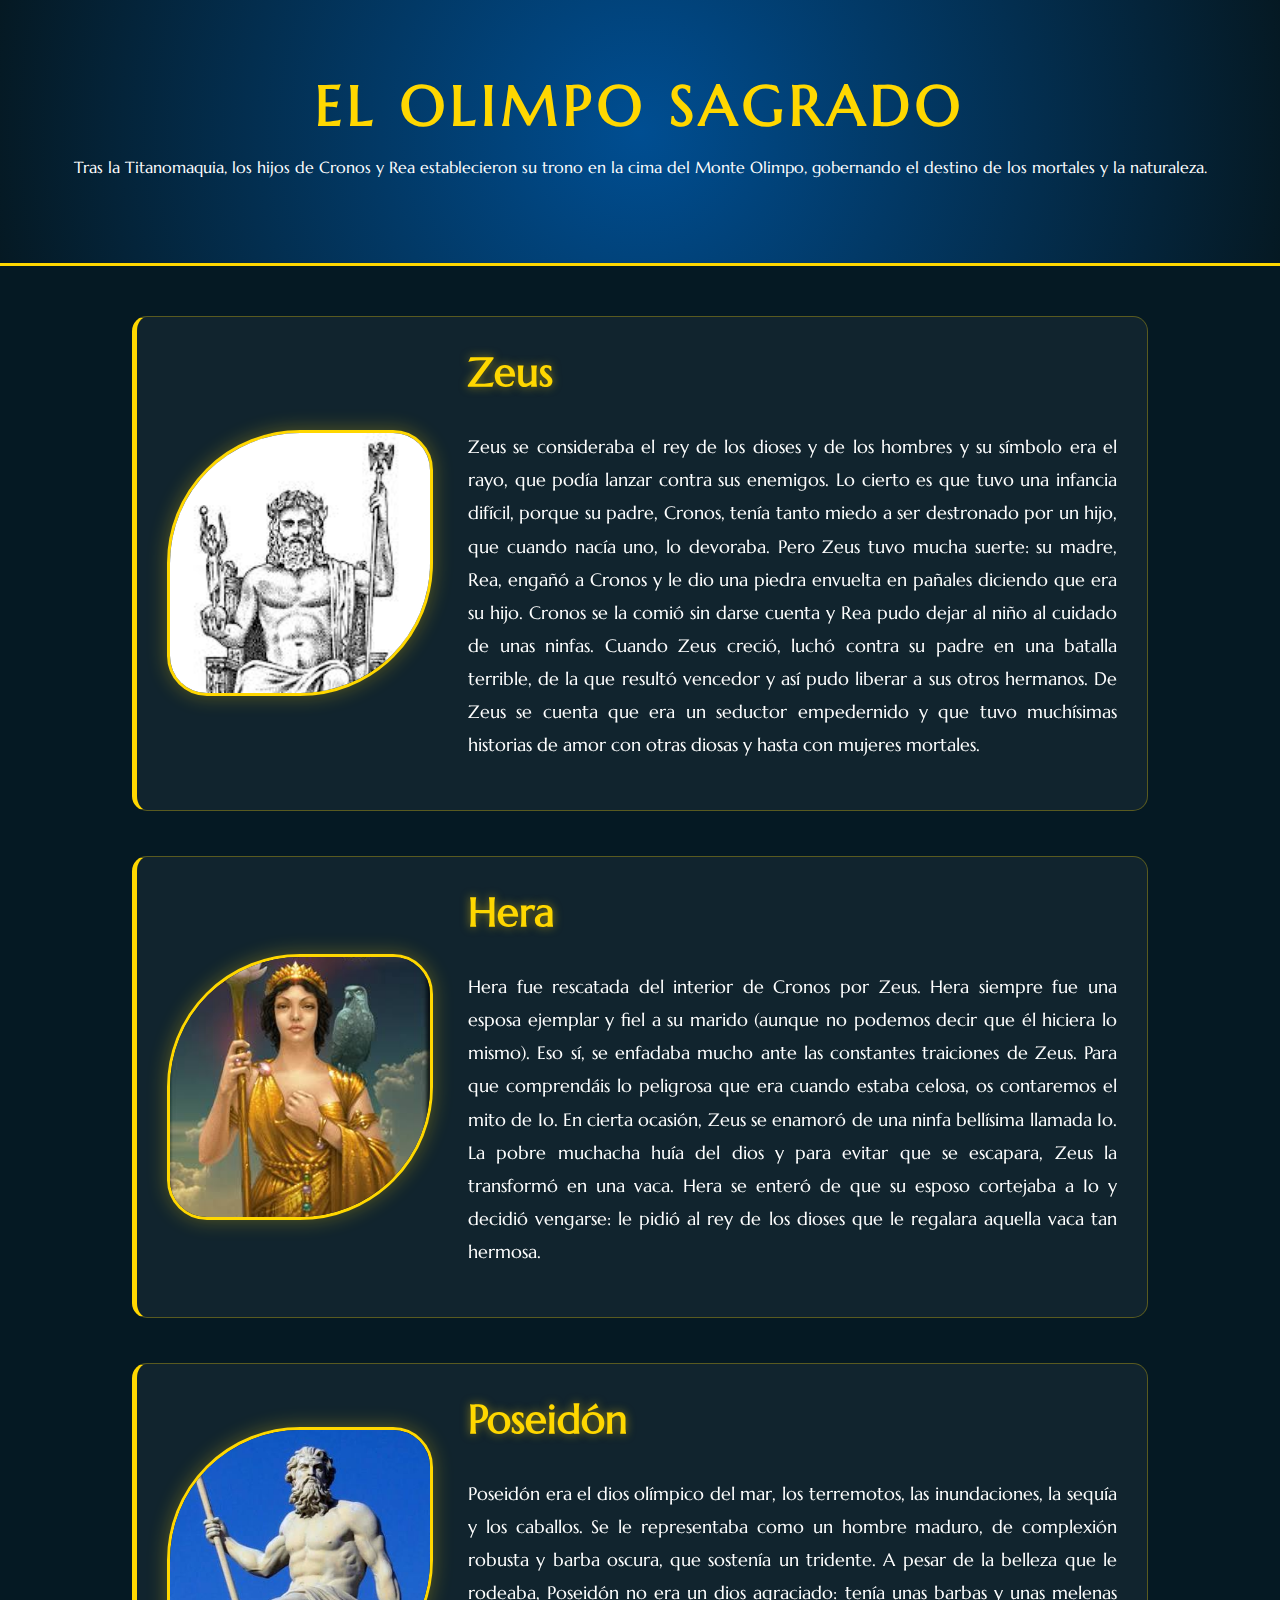
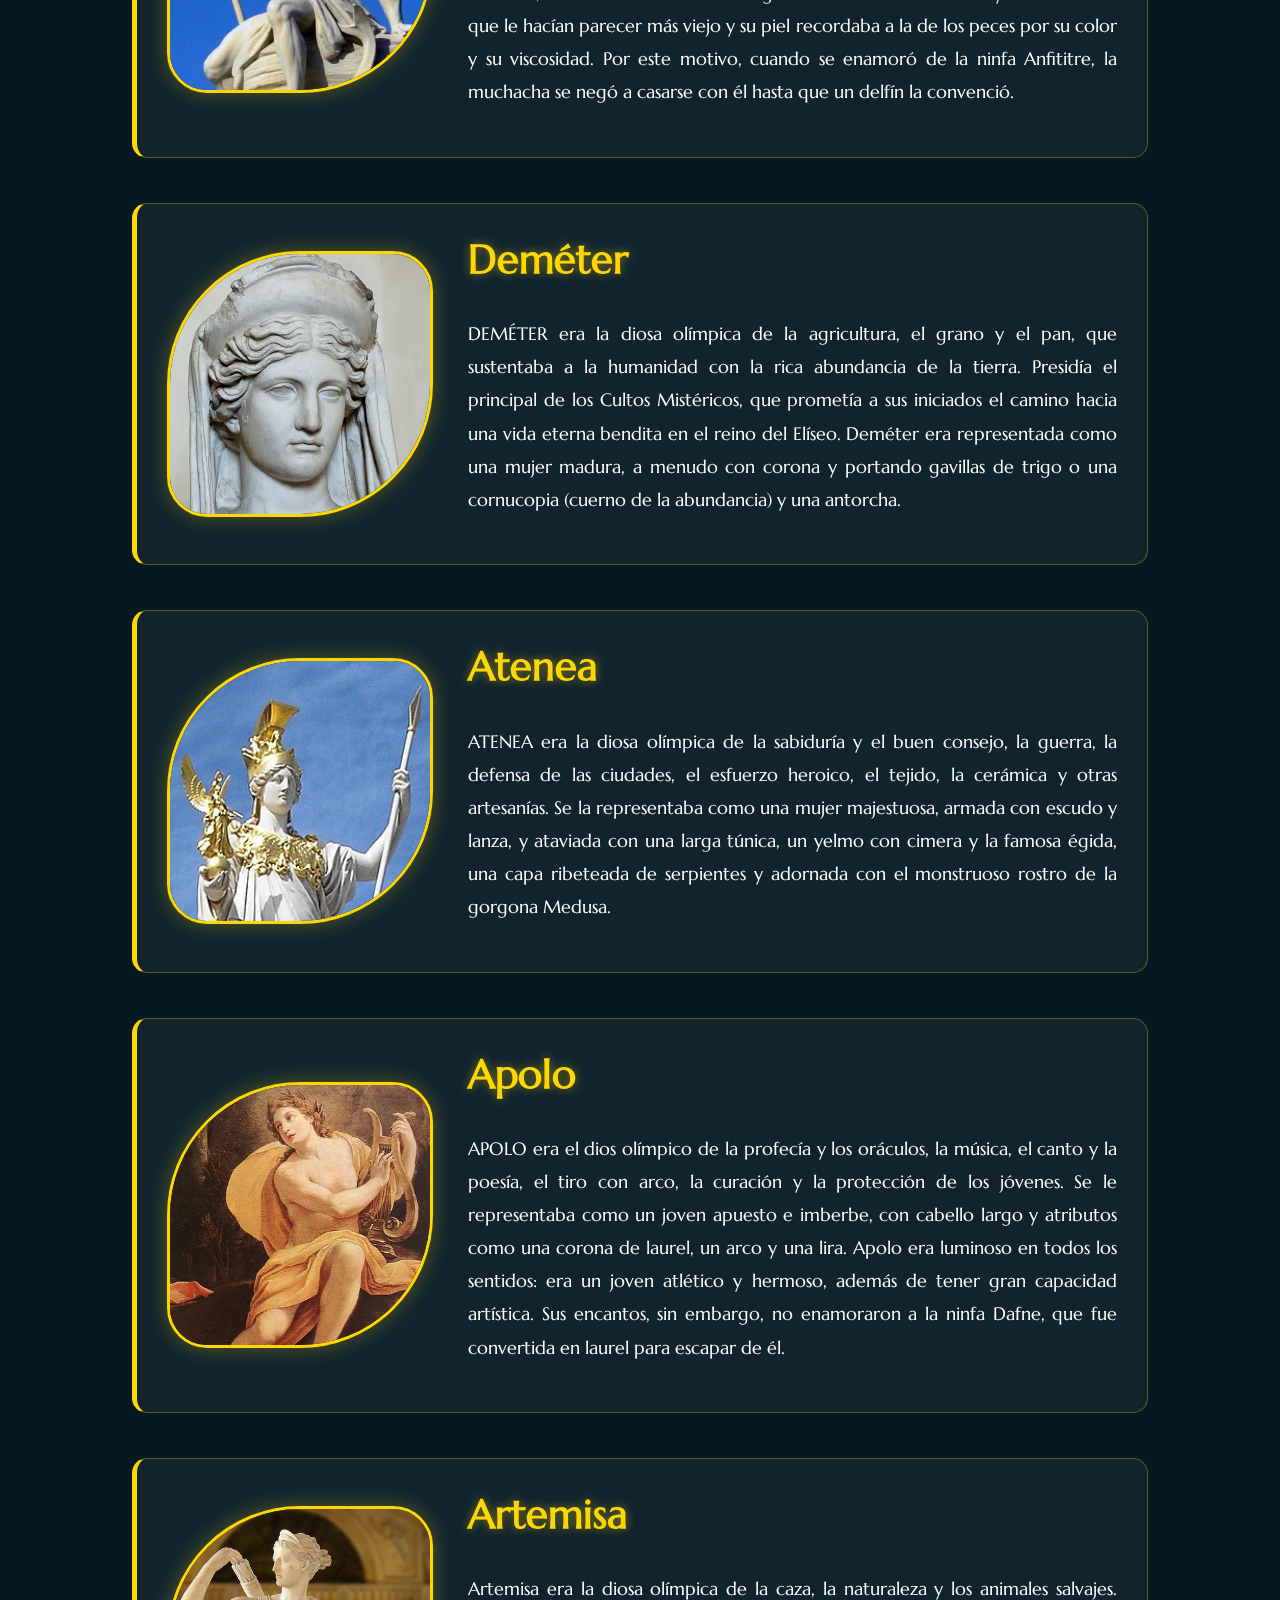
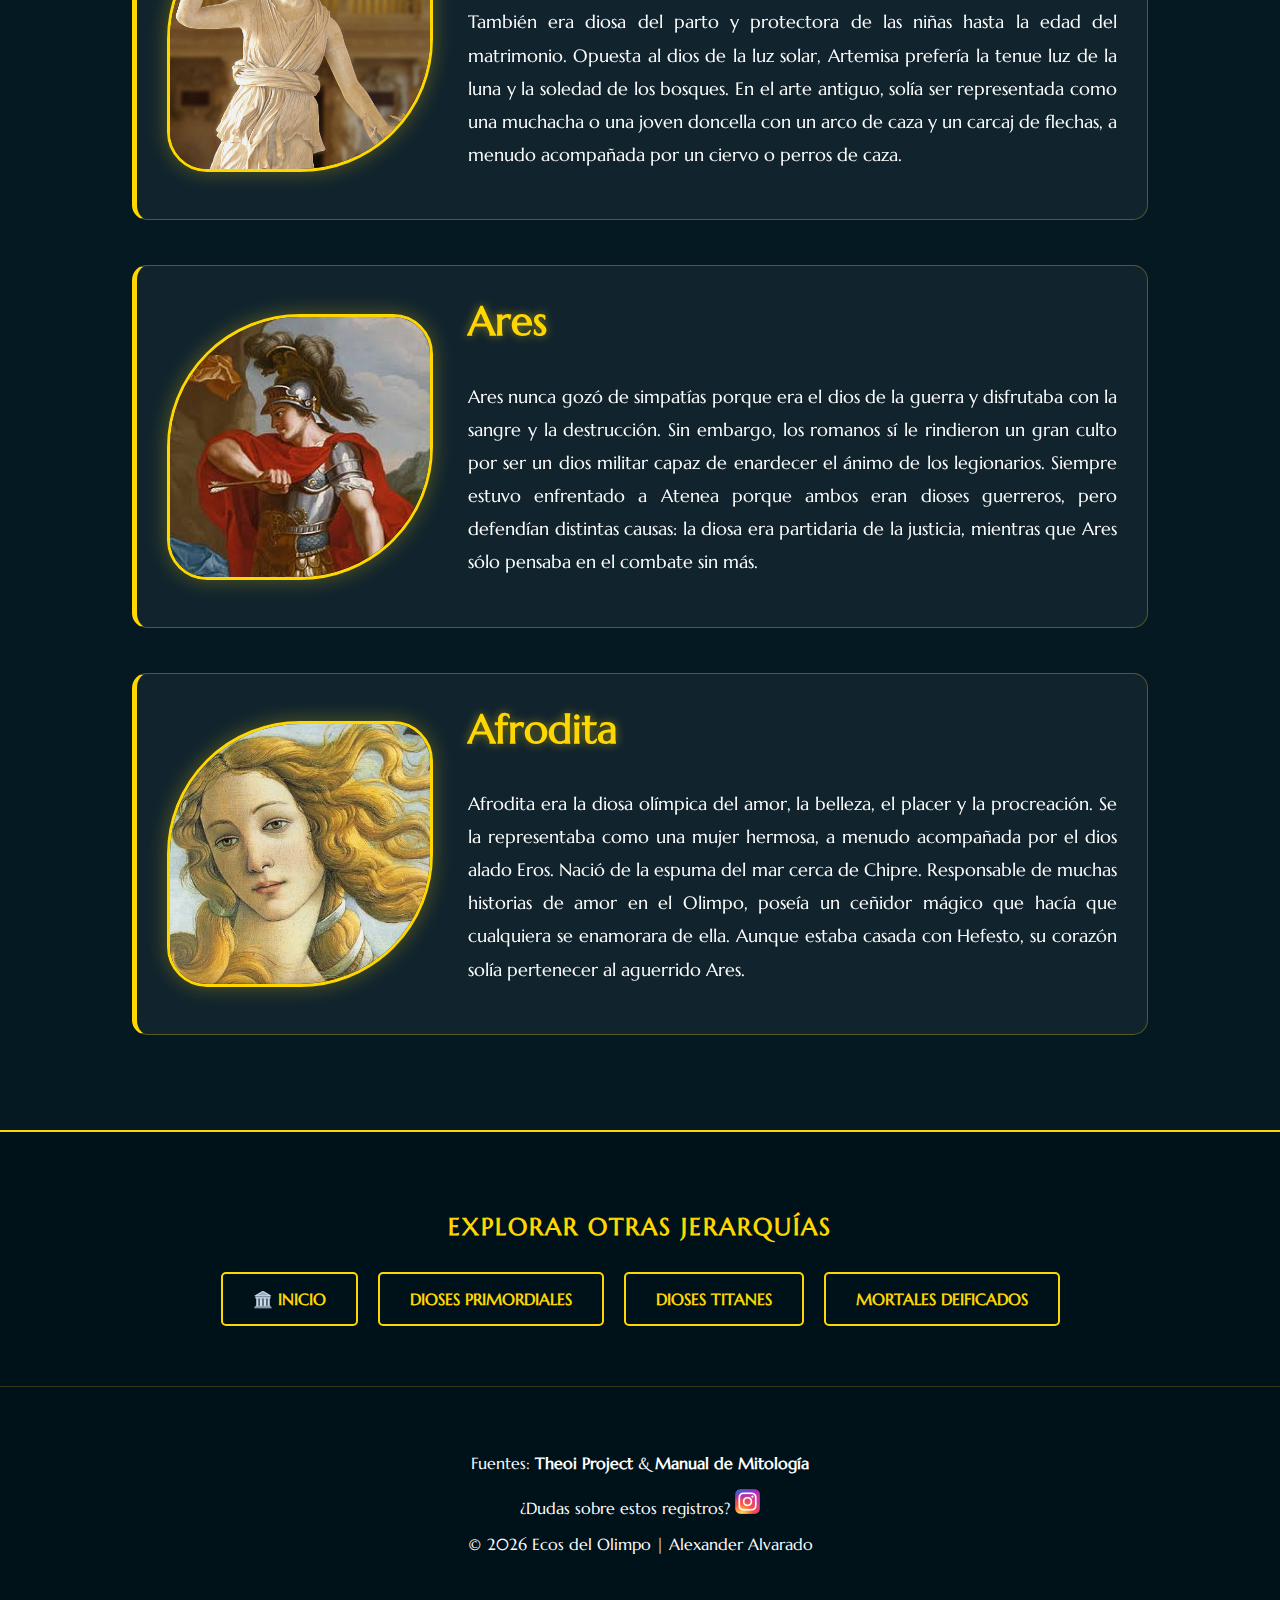
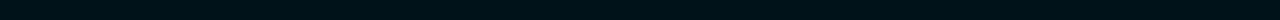
<file: olimpo.html>
<!doctype html>
<html lang="es">
<head>
    <meta charset="UTF-8">
    <title>Los Doce Dioses Olímpicos</title>
    <link rel="stylesheet" href="CSS/style.olimpo.CSS">
</head>
<body>
<main class="container">
    <section id="intro">
        <h1>El Olimpo Sagrado</h1>
        <p class="intro-mitologia">Tras la Titanomaquia, los hijos de Cronos y Rea establecieron su trono en la cima del Monte Olimpo, gobernando el destino de los mortales y la naturaleza.</p>
    </section>

    <section class="container-olimpicos">
        <div class="tarjetas olimpico-zeus">
            <img src="img/zeus.jpg" alt="Zeus">
            <div class="contenido-texto">
                <h2>Zeus</h2>
                <p>Zeus se consideraba el rey de los dioses y de los hombres y su símbolo era el rayo, que podía lanzar contra sus enemigos. Lo cierto es que tuvo una infancia difícil, porque su padre, Cronos, tenía tanto miedo a ser destronado por un hijo, que cuando nacía uno, lo devoraba. Pero Zeus tuvo mucha suerte: su madre, Rea, engañó a Cronos y le dio una piedra envuelta en pañales diciendo que era su hijo. Cronos se la comió sin darse cuenta y Rea pudo dejar al niño al cuidado de unas ninfas. Cuando Zeus creció, luchó contra su padre en una batalla terrible, de la que resultó vencedor y así pudo liberar a sus otros hermanos. De Zeus se cuenta que era un seductor empedernido y que tuvo muchísimas historias de amor con otras diosas y hasta con mujeres mortales.</p>
            </div>
        </div>

        <div class="tarjetas">
            <img src="img/hera.jpg" alt="Hera">
            <div class="contenido-texto">
                <h2>Hera</h2>
                <p>Hera fue rescatada del interior de Cronos por Zeus. Hera siempre fue una esposa ejemplar y fiel a su marido (aunque no podemos decir que él hiciera lo mismo). Eso sí, se enfadaba mucho ante las constantes traiciones de Zeus. Para que comprendáis lo peligrosa que era cuando estaba celosa, os contaremos el mito de Io. En cierta ocasión, Zeus se enamoró de una ninfa bellísima llamada Io. La pobre muchacha huía del dios y para evitar que se escapara, Zeus la transformó en una vaca. Hera se enteró de que su esposo cortejaba a Io y decidió vengarse: le pidió al rey de los dioses que le regalara aquella vaca tan hermosa.</p>
            </div>
        </div>

        <div class="tarjetas olimpico-poseidon">
            <img src="img/poseidon.jpg" alt="poseidon">
            <div class="contenido-texto">
                <h2>Poseidón</h2>
                <p>Poseidón era el dios olímpico del mar, los terremotos, las inundaciones, la sequía y los caballos. Se le representaba como un hombre maduro, de complexión robusta y barba oscura, que sostenía un tridente. A pesar de la belleza que le rodeaba, Poseidón no era un dios agraciado: tenía unas barbas y unas melenas que le hacían parecer más viejo y su piel recordaba a la de los peces por su color y su viscosidad. Por este motivo, cuando se enamoró de la ninfa Anfititre, la muchacha se negó a casarse con él hasta que un delfín la convenció.</p>
            </div>
        </div>

        <div class="tarjetas">
            <img src="img/demeter.jpg" alt="demeter">
            <div class="contenido-texto">
                <h2>Deméter</h2>
                <p>DEMÉTER era la diosa olímpica de la agricultura, el grano y el pan, que sustentaba a la humanidad con la rica abundancia de la tierra. Presidía el principal de los Cultos Mistéricos, que prometía a sus iniciados el camino hacia una vida eterna bendita en el reino del Elíseo. Deméter era representada como una mujer madura, a menudo con corona y portando gavillas de trigo o una cornucopia (cuerno de la abundancia) y una antorcha.</p>
            </div>
        </div>

        <div class="tarjetas olimpico-atenea">
            <img src="img/Atenea.jpg" alt="Atenea">
            <div class="contenido-texto">
                <h2>Atenea</h2>
                <p>ATENEA era la diosa olímpica de la sabiduría y el buen consejo, la guerra, la defensa de las ciudades, el esfuerzo heroico, el tejido, la cerámica y otras artesanías. Se la representaba como una mujer majestuosa, armada con escudo y lanza, y ataviada con una larga túnica, un yelmo con cimera y la famosa égida, una capa ribeteada de serpientes y adornada con el monstruoso rostro de la gorgona Medusa.</p>
            </div>
        </div>

        <div class="tarjetas olimpico-apolo">
            <img src="img/Apolo.jpg" alt="Apolo">
            <div class="contenido-texto">
                <h2>Apolo</h2>
                <p>APOLO era el dios olímpico de la profecía y los oráculos, la música, el canto y la poesía, el tiro con arco, la curación y la protección de los jóvenes. Se le representaba como un joven apuesto e imberbe, con cabello largo y atributos como una corona de laurel, un arco y una lira. Apolo era luminoso en todos los sentidos: era un joven atlético y hermoso, además de tener gran capacidad artística. Sus encantos, sin embargo, no enamoraron a la ninfa Dafne, que fue convertida en laurel para escapar de él.</p>
            </div>
        </div>

        <div class="tarjetas olimpico-artemisa">
            <img src="img/artemisa.jpg" alt="Ártemis">
            <div class="contenido-texto">
                <h2>Artemisa</h2>
                <p>Artemisa era la diosa olímpica de la caza, la naturaleza y los animales salvajes. También era diosa del parto y protectora de las niñas hasta la edad del matrimonio. Opuesta al dios de la luz solar, Artemisa prefería la tenue luz de la luna y la soledad de los bosques. En el arte antiguo, solía ser representada como una muchacha o una joven doncella con un arco de caza y un carcaj de flechas, a menudo acompañada por un ciervo o perros de caza.</p>
            </div>
        </div>

        <div class="tarjetas olimpico-ares">
            <img src="img/ares.jpg" alt="Ares">
            <div class="contenido-texto">
                <h2>Ares</h2>
                <p>Ares nunca gozó de simpatías porque era el dios de la guerra y disfrutaba con la sangre y la destrucción. Sin embargo, los romanos sí le rindieron un gran culto por ser un dios militar capaz de enardecer el ánimo de los legionarios. Siempre estuvo enfrentado a Atenea porque ambos eran dioses guerreros, pero defendían distintas causas: la diosa era partidaria de la justicia, mientras que Ares sólo pensaba en el combate sin más.</p>
            </div>
        </div>

        <div class="tarjetas">
            <img src="img/afrodita.jpg" alt="Afrodita">
            <div class="contenido-texto">
                <h2>Afrodita</h2>
                <p>Afrodita era la diosa olímpica del amor, la belleza, el placer y la procreación. Se la representaba como una mujer hermosa, a menudo acompañada por el dios alado Eros. Nació de la espuma del mar cerca de Chipre. Responsable de muchas historias de amor en el Olimpo, poseía un ceñidor mágico que hacía que cualquiera se enamorara de ella. Aunque estaba casada con Hefesto, su corazón solía pertenecer al aguerrido Ares.</p>
            </div>
        </div>
    </section>

    <nav class="navegacion-divina">
        <h2 class="titulo-nav">Explorar otras Jerarquías</h2>
<div class="contenedor-enlaces">
<a href="index.html#contenido-principal" class="tarjeta-enlace">🏛️ Inicio</a>
    
    <a href="pri.html" class="tarjeta-enlace">Dioses Primordiales</a>
    <a href="titan.html" class="tarjeta-enlace">Dioses Titanes</a>
    <a href="dedifica.html" class="tarjeta-enlace">Mortales Deificados</a>
</div>

    </nav>
</main>

<footer>
    <p class="fuente-compacta">Fuentes: <strong>Theoi Project</strong> & <strong>Manual de Mitología</strong></p>
    
    <div class="contacto-rapido">
        <span>¿Dudas sobre estos registros?</span>
        <a href="https://www.instagram.com/alexandergabriel.29" target="_blank">
            <img src="img/I.png" alt="Facebook" style="width: 25px;">
        </a>
    </div>

    <p>&copy; 2026 Ecos del Olimpo | Alexander Alvarado</p>
</footer>

</body>
</html>
</file>
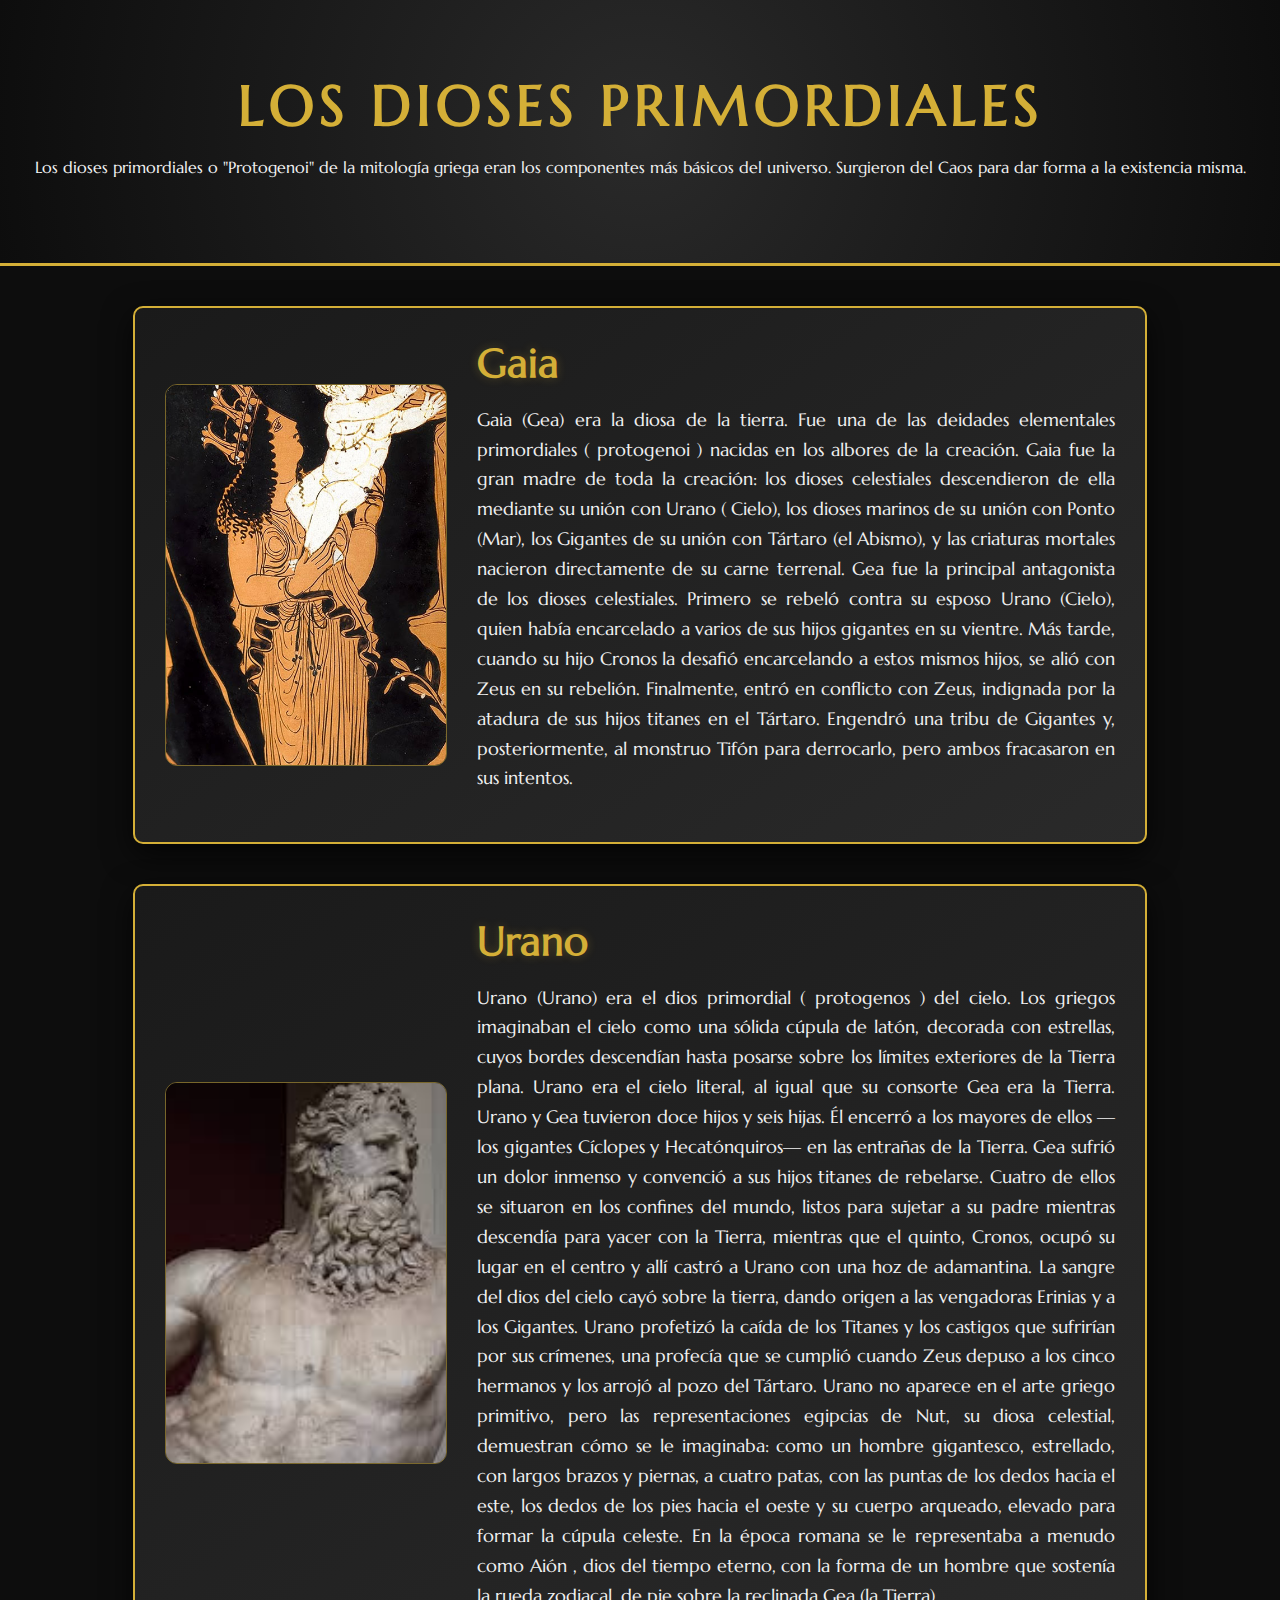
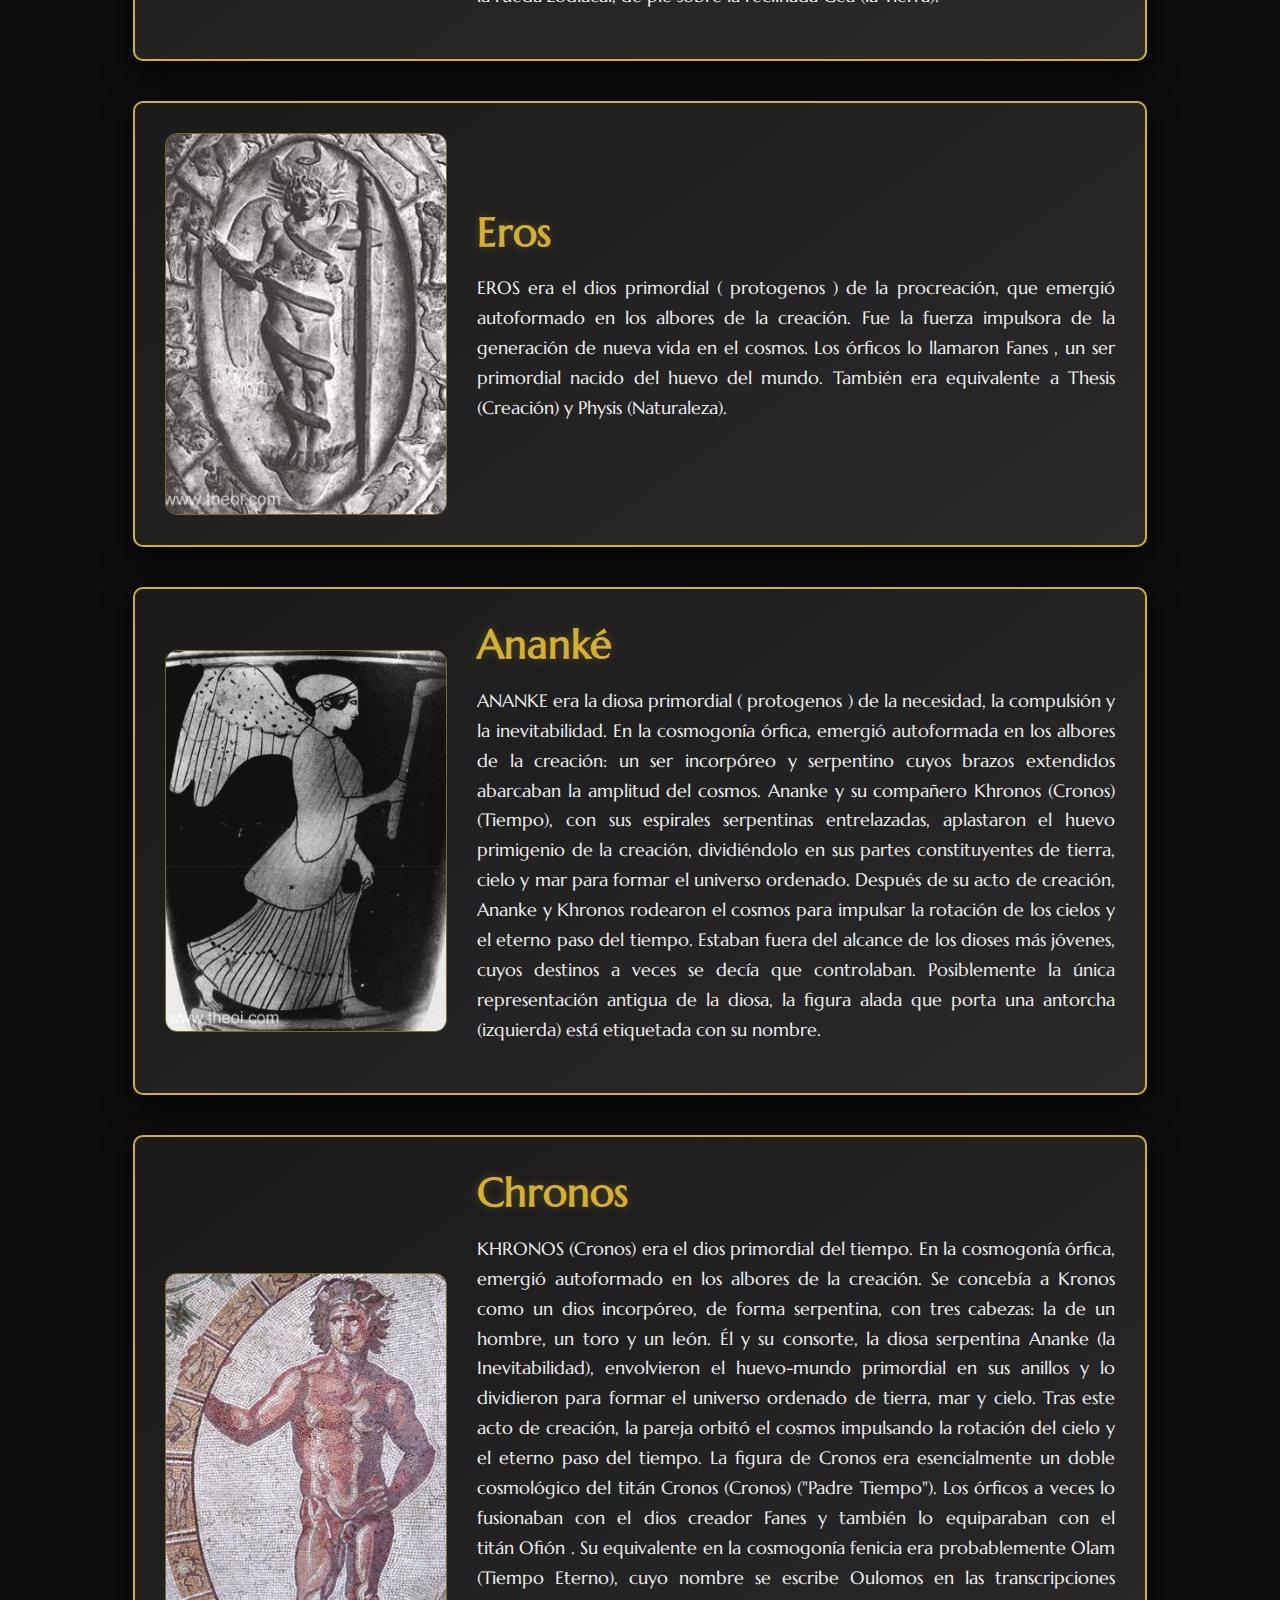
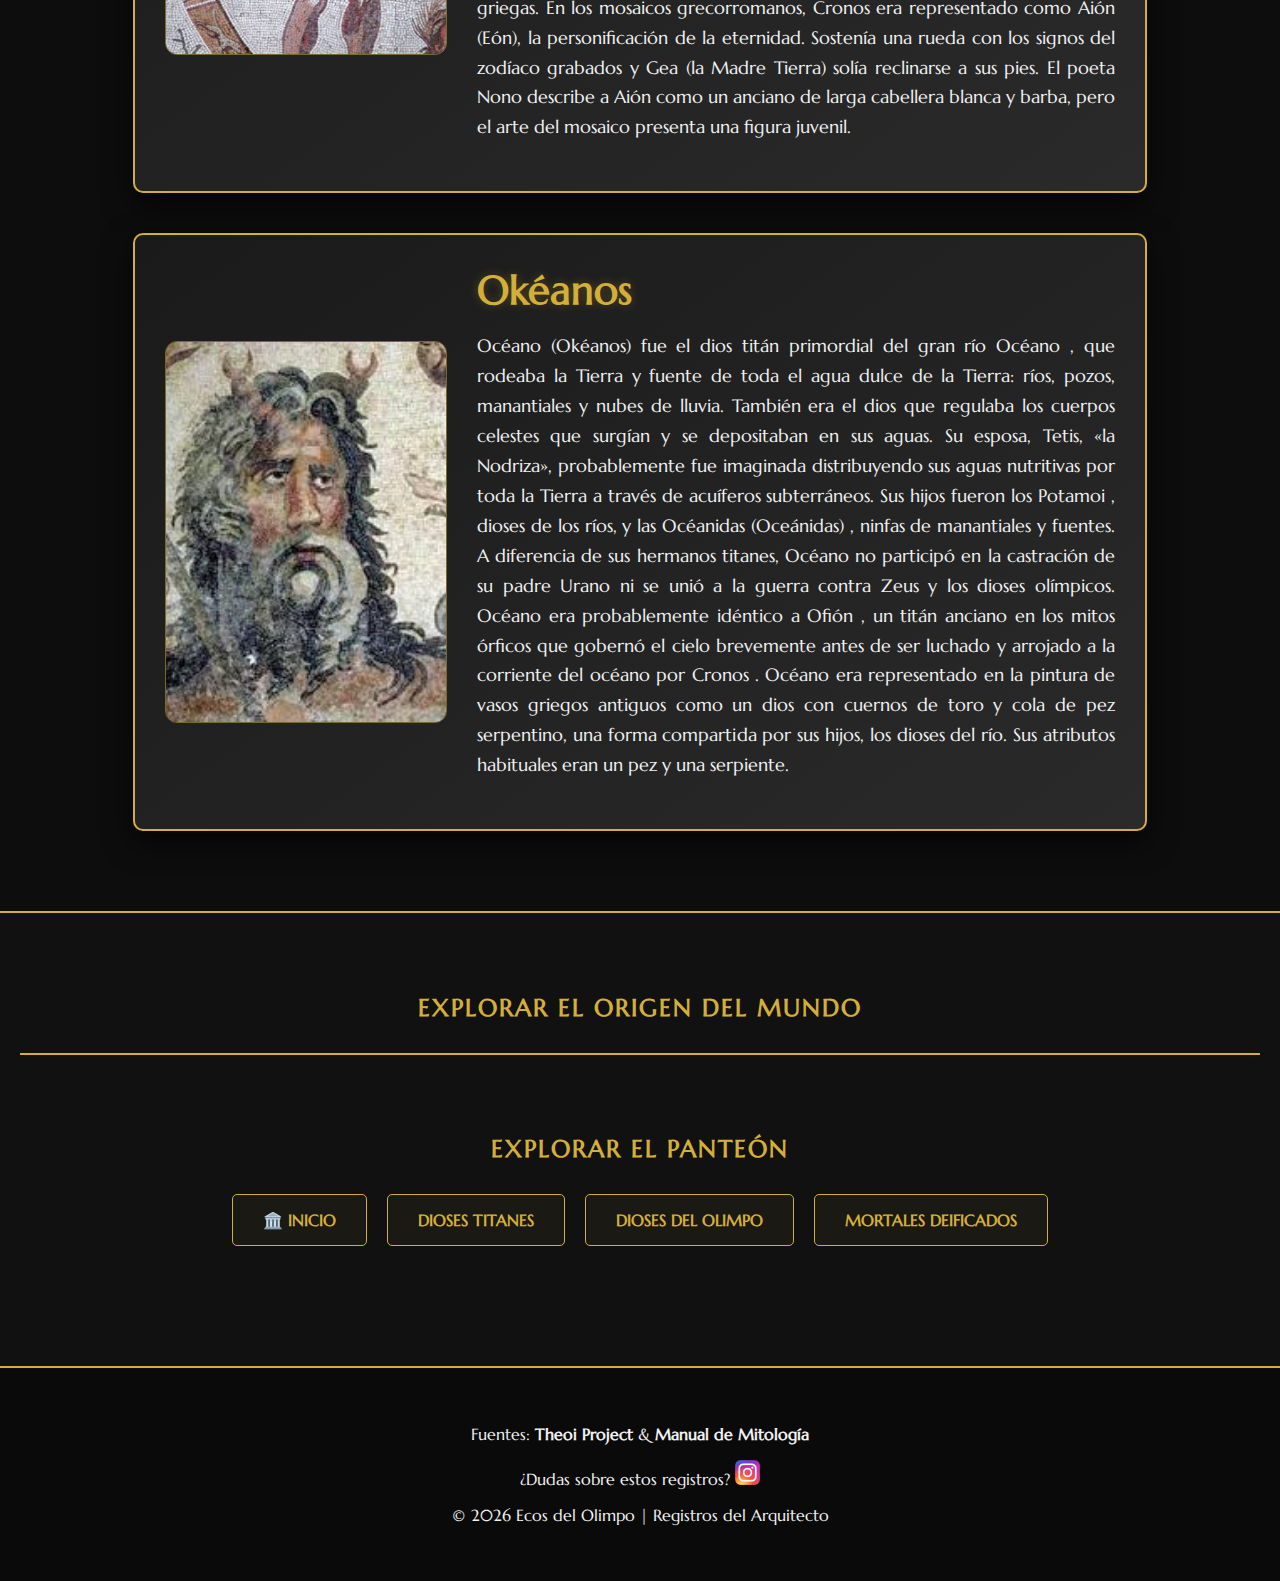
<file: pri.html>
<!doctype html>
<html lang="es">
<head>
    <meta charset="UTF-8">
    <title>Los Dioses Primordiales</title>
    <link rel="stylesheet" href="CSS/style.pri.CSS">
</head>
<body>
<main class="container">
    <section id="intro">
        <h1>Los Dioses Primordiales</h1>
        <p class="intro-mitologia">Los dioses primordiales o "Protogenoi" de la mitología griega eran los componentes 
           más básicos del universo. Surgieron del Caos para dar forma a la existencia misma.</p>
    </section>

    <section class="container-primordiales">
        <div class="tarjetas">
            <img src="img/Gaia.jpg" alt="Gaia">
            <div class="contenido-texto">
                <h2>Gaia</h2>
                <p>Gaia (Gea) era la diosa de la tierra. Fue una de las deidades elementales primordiales ( protogenoi ) nacidas en los albores de la creación. Gaia fue la gran madre de toda la creación: los dioses celestiales descendieron de ella mediante su unión con Urano ( Cielo), los dioses marinos de su unión con Ponto (Mar), los Gigantes de su unión con Tártaro (el Abismo), y las criaturas mortales nacieron directamente de su carne terrenal.

Gea fue la principal antagonista de los dioses celestiales. Primero se rebeló contra su esposo Urano (Cielo), quien había encarcelado a varios de sus hijos gigantes en su vientre. Más tarde, cuando su hijo Cronos la desafió encarcelando a estos mismos hijos, se alió con Zeus en su rebelión. Finalmente, entró en conflicto con Zeus, indignada por la atadura de sus hijos titanes en el Tártaro. Engendró una tribu de Gigantes y, posteriormente, al monstruo Tifón para derrocarlo, pero ambos fracasaron en sus intentos.</p>
            </div>
        </div>     

        <div class="tarjetas">
            <img src="img/uranos.jpg" alt="Urano">
            <div class="contenido-texto">
                <h2>Urano</h2>
                <p>Urano (Urano) era el dios primordial ( protogenos ) del cielo. Los griegos imaginaban el cielo como una sólida cúpula de latón, decorada con estrellas, cuyos bordes descendían hasta posarse sobre los límites exteriores de la Tierra plana. Urano era el cielo literal, al igual que su consorte Gea era la Tierra.

Urano y Gea tuvieron doce hijos y seis hijas. Él encerró a los mayores de ellos —los gigantes Cíclopes y Hecatónquiros— en las entrañas de la Tierra. Gea sufrió un dolor inmenso y convenció a sus hijos titanes de rebelarse. Cuatro de ellos se situaron en los confines del mundo, listos para sujetar a su padre mientras descendía para yacer con la Tierra, mientras que el quinto, Cronos, ocupó su lugar en el centro y allí castró a Urano con una hoz de adamantina. La sangre del dios del cielo cayó sobre la tierra, dando origen a las vengadoras Erinias y a los Gigantes.

Urano profetizó la caída de los Titanes y los castigos que sufrirían por sus crímenes, una profecía que se cumplió cuando Zeus depuso a los cinco hermanos y los arrojó al pozo del Tártaro.


Urano no aparece en el arte griego primitivo, pero las representaciones egipcias de Nut, su diosa celestial, demuestran cómo se le imaginaba: como un hombre gigantesco, estrellado, con largos brazos y piernas, a cuatro patas, con las puntas de los dedos hacia el este, los dedos de los pies hacia el oeste y su cuerpo arqueado, elevado para formar la cúpula celeste. En la época romana se le representaba a menudo como Aión , dios del tiempo eterno, con la forma de un hombre que sostenía la rueda zodiacal, de pie sobre la reclinada Gea (la Tierra).</p>
            </div>
        </div>

        <div class="tarjetas">
            <img src="img/eros.jpg" alt="Eros">
            <div class="contenido-texto">
                <h2>Eros</h2>
                <p>EROS era el dios primordial ( protogenos ) de la procreación, que emergió autoformado en los albores de la creación. Fue la fuerza impulsora de la generación de nueva vida en el cosmos. Los órficos lo llamaron Fanes , un ser primordial nacido del huevo del mundo. También era equivalente a Thesis (Creación) y Physis (Naturaleza).</p>
            </div>
        </div>

        <div class="tarjetas">
            <img src="img/ananke.jpg" alt="Ananké">
            <div class="contenido-texto">
                <h2>Ananké</h2>
                <p>ANANKE era la diosa primordial ( protogenos ) de la necesidad, la compulsión y la inevitabilidad. En la cosmogonía órfica, emergió autoformada en los albores de la creación: un ser incorpóreo y serpentino cuyos brazos extendidos abarcaban la amplitud del cosmos. Ananke y su compañero Khronos (Cronos) (Tiempo), con sus espirales serpentinas entrelazadas, aplastaron el huevo primigenio de la creación, dividiéndolo en sus partes constituyentes de tierra, cielo y mar para formar el universo ordenado. Después de su acto de creación, Ananke y Khronos rodearon el cosmos para impulsar la rotación de los cielos y el eterno paso del tiempo. Estaban fuera del alcance de los dioses más jóvenes, cuyos destinos a veces se decía que controlaban.

Posiblemente la única representación antigua de la diosa, la figura alada que porta una antorcha (izquierda) está etiquetada con su nombre.</p>
            </div>
        </div> 

        <div class="tarjetas">
            <img src="img/chronos.jpg" alt="Chronos">
            <div class="contenido-texto">
                <h2>Chronos</h2>
                <p>KHRONOS (Cronos) era el dios primordial del tiempo. En la cosmogonía órfica, emergió autoformado en los albores de la creación. Se concebía a Kronos como un dios incorpóreo, de forma serpentina, con tres cabezas: la de un hombre, un toro y un león. Él y su consorte, la diosa serpentina Ananke (la Inevitabilidad), envolvieron el huevo-mundo primordial en sus anillos y lo dividieron para formar el universo ordenado de tierra, mar y cielo. Tras este acto de creación, la pareja orbitó el cosmos impulsando la rotación del cielo y el eterno paso del tiempo.

La figura de Cronos era esencialmente un doble cosmológico del titán Cronos (Cronos) ("Padre Tiempo"). Los órficos a veces lo fusionaban con el dios creador Fanes y también lo equiparaban con el titán Ofión . Su equivalente en la cosmogonía fenicia era probablemente Olam (Tiempo Eterno), cuyo nombre se escribe Oulomos en las transcripciones griegas.

En los mosaicos grecorromanos, Cronos era representado como Aión (Eón), la personificación de la eternidad. Sostenía una rueda con los signos del zodíaco grabados y Gea (la Madre Tierra) solía reclinarse a sus pies. El poeta Nono describe a Aión como un anciano de larga cabellera blanca y barba, pero el arte del mosaico presenta una figura juvenil.</p>
            </div> 
        </div> 

        <div class="tarjetas">
            <img src="img/okeanos.jpg" alt="Okéanos">
            <div class="contenido-texto">
                <h2>Okéanos</h2>
                <p>Océano (Okéanos) fue el dios titán primordial del gran río Océano , que rodeaba la Tierra y fuente de toda el agua dulce de la Tierra: ríos, pozos, manantiales y nubes de lluvia. También era el dios que regulaba los cuerpos celestes que surgían y se depositaban en sus aguas. Su esposa, Tetis, «la Nodriza», probablemente fue imaginada distribuyendo sus aguas nutritivas por toda la Tierra a través de acuíferos subterráneos. Sus hijos fueron los Potamoi , dioses de los ríos, y las Océanidas (Oceánidas) , ninfas de manantiales y fuentes. A diferencia de sus hermanos titanes, Océano no participó en la castración de su padre Urano ni se unió a la guerra contra Zeus y los dioses olímpicos.

Océano era probablemente idéntico a Ofión , un titán anciano en los mitos órficos que gobernó el cielo brevemente antes de ser luchado y arrojado a la corriente del océano por Cronos .

Océano era representado en la pintura de vasos griegos antiguos como un dios con cuernos de toro y cola de pez serpentino, una forma compartida por sus hijos, los dioses del río. Sus atributos habituales eran un pez y una serpiente.</p>
            </div> 
        </div>        
    </section>

    <nav class="navegacion-divina">
        <h2 class="titulo-nav">Explorar el Origen del Mundo</h2>
<nav class="navegacion-divina">
    <h2 class="titulo-nav">Explorar el Panteón</h2>
    <div class="contenedor-enlaces">
        <a href="index.html#contenido-principal" class="tarjeta-enlace">🏛️ Inicio</a>
        
        <a href="titan.html" class="tarjeta-enlace">Dioses Titanes</a>
        <a href="olimpo.html" class="tarjeta-enlace">Dioses del Olimpo</a>
        <a href="dedifica.html" class="tarjeta-enlace">Mortales Deificados</a>
    </div>
</nav>

    </nav>
</main>
<footer>
    <p class="fuente-compacta">Fuentes: <strong>Theoi Project</strong> & <strong>Manual de Mitología</strong></p>
    
    <div class="contacto-rapido">
        <span>¿Dudas sobre estos registros?</span>
        <a href="https://www.instagram.com/alexandergabriel.29" target="_blank">
            <img src="img/I.png" alt="Instagram" style="width: 25px;">
        </a>
    </div>

    <p>&copy; 2026 Ecos del Olimpo | Registros del Arquitecto</p>
</footer>

</body>
</html>
</file>
<file: CSS/style.olimpo.CSS>
/* ============================================================
   ESTILO: DIOSES OLÍMPICOS
   Diseño de alta jerarquía: Oro sobre azul profundo.
   Representa la era de esplendor y orden del Monte Olimpo.
   ============================================================ */

@import url('https://fonts.googleapis.com/css2?family=Marcellus&display=swap');

/* --- CONFIGURACIÓN GENERAL --- 
   Uso de colores que evocan el cielo nocturno y el poder divino */
body {
    font-family: 'Marcellus', serif;
    margin: 0;
    background-color: #051923; 
    color: #ffffff;
}

/* --- ENCABEZADO (EL TRONO) --- 
   Degradado radial para simular un foco de luz divina detrás del título */
#intro {
    text-align: center;
    padding: 70px 20px;
    background: radial-gradient(circle, #004e92, #051923);
    border-bottom: 3px solid #ffd700; /* Borde de Oro Puro */
}

h1 {
    color: #ffd700;
    font-size: 3.5rem;
    text-transform: uppercase;
    letter-spacing: 5px;
    margin: 0;
}

/* --- CONTENEDOR DE TARJETAS --- */
.container-olimpicos {
    display: flex;
    flex-direction: column;
    align-items: center;
    padding: 50px 10px;
}

/* --- LA TARJETA OLÍMPICA --- 
   Efecto 'Glassmorphism' con bordes dorados tenues */
.tarjetas {
    display: flex;
    width: 95%;
    max-width: 950px;
    background: rgba(255, 255, 255, 0.05); 
    backdrop-filter: blur(5px); /* Efecto de cristal esmerilado */
    border: 1px solid rgba(255, 215, 0, 0.3);
    border-left: 5px solid #ffd700; /* Resalte de jerarquía */
    border-radius: 15px;
    margin-bottom: 45px;
    padding: 30px;
    gap: 35px;
    align-items: center;
    transition: all 0.5s ease;
}

/* Efecto de expansión y brillo al pasar el mouse */
.tarjetas:hover {
    transform: scale(1.03) translateX(10px);
    background: rgba(255, 255, 255, 0.1);
    box-shadow: -10px 10px 30px rgba(255, 215, 0, 0.2);
    border-color: #ffd700;
}

/* --- IMÁGENES DE LOS DIOSES --- 
   Forma asimétrica elegante y resplandor dorado (glow) */
.tarjetas img {
    width: 260px;
    height: 260px;
    object-fit: cover;
    flex-shrink: 0;
    border-radius: 50% 15% 50% 15%; /* Corte de diamante curvado */
    border: 3px solid #ffd700;
    box-shadow: 0 0 20px rgba(255, 215, 0, 0.3);
}

/* --- CONTENIDO DE TEXTO --- */
.contenido-texto {
    flex: 1;
}

.contenido-texto h2 {
    color: #ffd700;
    font-size: 2.5rem;
    margin-top: 0;
    text-shadow: 0 0 10px rgba(255, 215, 0, 0.5); /* Brillo en el nombre */
}

.contenido-texto p {
    font-size: 1.15rem;
    line-height: 1.8;
    text-align: justify;
}

/* ============================================================
   SELECTOR DIVINO (NAVEGACIÓN)
   Botones para viajar entre los reinos mitológicos.
   ============================================================ */

.navegacion-divina {
    background: #001219;
    padding: 60px 20px;
    text-align: center;
    border-top: 2px solid #ffd700;
}

.titulo-nav {
    color: #ffd700;
    margin-bottom: 30px;
    text-transform: uppercase;
    letter-spacing: 2px;
}

.contenedor-enlaces {
    display: flex;
    justify-content: center;
    gap: 20px;
    flex-wrap: wrap;
}

.tarjeta-enlace {
    text-decoration: none;
    color: #ffd700;
    border: 2px solid #ffd700;
    padding: 15px 30px;
    border-radius: 5px; 
    font-weight: bold;
    text-transform: uppercase;
    transition: all 0.3s ease;
    background: transparent;
}

.tarjeta-enlace:hover {
    background: #ffd700;
    color: #051923;
    box-shadow: 0 0 20px rgba(255, 215, 0, 0.4);
    transform: translateY(-5px);
}

/* ============================================================
   PIE DE PÁGINA Y REDES SOCIALES
   ============================================================ */

footer {
    background: #001219;
    padding: 50px;
    text-align: center;
    border-top: 1px solid rgba(255, 215, 0, 0.2);
}

.redes img {
    width: 35px;
    /* FILTRO DE ALQUIMIA: Convierte cualquier icono en color dorado sólido */
    filter: brightness(0) saturate(100%) invert(84%) sepia(77%) saturate(601%) hue-rotate(359deg) brightness(102%) contrast(104%); 
    margin: 0 15px;
}

footer .referencias-pie {
    margin-bottom: 10px;
    padding-bottom: 10px;
    font-size: 0.85rem;
    color: #999;
}

/* ============================================================
   AJUSTE DE ROSTROS (PUNTOS DE ENFOQUE)
   Asegura que cada Dios mire directamente al usuario sin cortes.
   ============================================================ */

.container-olimpicos .tarjetas.olimpico-zeus img { object-position: 50% 0%; }
.container-olimpicos .tarjetas.olimpico-poseidon img { object-position: 50% 5%; }
.container-olimpicos .tarjetas.olimpico-ares img { object-position: 50% 8%; }
.container-olimpicos .tarjetas.olimpico-atenea img { object-position: 50% 0%; }
.container-olimpicos .tarjetas.olimpico-artemisa img { object-position: 50% 5%; }
.container-olimpicos .tarjetas.olimpico-apolo img { object-position: 50% 0%; }
</file>
<file: CSS/style.pri.CSS>
/* ============================================================
   ESTILO: DIOSES PRIMORDIALES
   Diseño: El Caos Original. Colores oscuros y Oro Antiguo.
   Representa el inicio de la existencia misma.
   ============================================================ */

@import url('https://fonts.googleapis.com/css2?family=Marcellus&display=swap');

/* --- CONFIGURACIÓN GENERAL --- 
   Simula el vacío del cosmos antes de que existiera el Olimpo */
body {
    font-family: 'Marcellus', serif;
    margin: 0;
    background: #0d0d0d; /* Negro profundo */
    color: #f2f2f2;
}

/* --- ENCABEZADO (EL ORIGEN) --- */
#intro {
    text-align: center;
    padding: 70px 20px;
    background: radial-gradient(circle, #2a2a2a, #0d0d0d);
    border-bottom: 3px solid #d4af37; /* Oro antiguo */
}

#intro h1 {
    color: #d4af37;
    font-size: 3.5rem;
    text-transform: uppercase;
    letter-spacing: 5px;
    margin: 0;
}

/* --- CONTENEDOR DE TARJETAS --- */
.container-primordiales {
    display: flex;
    flex-direction: column;
    align-items: center;
    padding: 40px 10px;
}

/* --- LA TARJETA PRIMORDIAL --- 
   Uso de degradados angulares para dar volumen a la oscuridad */
.tarjetas { 
    display: flex;
    flex-direction: row;
    align-items: center;
    width: 95%;
    max-width: 950px;
    margin-bottom: 40px;
    background: linear-gradient(145deg, #1a1a1a, #2a2a2a);
    border: 2px solid #d4af37;
    border-radius: 10px;
    padding: 30px;
    box-shadow: 0 10px 30px rgba(0, 0, 0, 0.7);
    transition: all 0.4s ease;
    gap: 30px;
}

/* Efecto de elevación al interactuar con el mouse */
.tarjetas:hover { 
    transform: translateY(-10px);
    border-color: #ffffff; /* Brillo de estrella al pasar el cursor */
    box-shadow: 0 0 25px rgba(212, 175, 55, 0.3);
}

/* --- IMÁGENES DE LAS ENTIDADES --- */
.tarjetas img {
    width: 280px;
    height: 380px; 
    object-fit: cover;
    flex-shrink: 0;
    border-radius: 12px;
    border: 1px solid rgba(212, 175, 55, 0.5);
}

/* --- BLOQUE DE TEXTO --- */
.contenido-texto {
    flex: 1;
} 

.contenido-texto h2 {
    color: #d4af37;
    font-size: 2.5rem;
    margin-top: 0;
    margin-bottom: 15px;
    text-shadow: 0 0 10px rgba(212, 175, 55, 0.3);
}

.contenido-texto p {
    font-size: 1.1rem;
    line-height: 1.7;
    text-align: justify;
    color: #f0f0f0;
}

/* ============================================================
   NAVEGACIÓN DIVINA (SELECTOR DORADO)
   Botones para viajar a las eras posteriores.
   ============================================================ */

.navegacion-divina {
    background: #111;
    padding: 60px 20px;
    text-align: center;
    border-top: 2px solid #d4af37;
}

.titulo-nav {
    color: #d4af37;
    margin-bottom: 30px;
    text-transform: uppercase;
    letter-spacing: 2px;
}

.contenedor-enlaces {
    display: flex;
    justify-content: center;
    gap: 20px;
    flex-wrap: wrap;
}

.tarjeta-enlace {
    text-decoration: none;
    color: #d4af37;
    border: 1px solid #d4af37;
    padding: 15px 30px;
    border-radius: 5px;
    font-weight: bold;
    text-transform: uppercase;
    transition: all 0.3s ease;
    background: rgba(212, 175, 55, 0.05);
}

.tarjeta-enlace:hover {
    background: #d4af37;
    color: #0d0d0d;
    box-shadow: 0 0 20px rgba(212, 175, 55, 0.5);
    transform: translateY(-5px);
}

/* ============================================================
   PIE DE PÁGINA Y REDES SOCIALES
   ============================================================ */

footer {
    background: #0a0a0a;
    color: #f2f2f2;
    padding: 40px;
    text-align: center;
    border-top: 2px solid #d4af37;
}

.redes {
    margin-top: 20px;
    display: flex;
    justify-content: center;
    gap: 25px;
}

.redes img {
    width: 35px;
    height: auto;
    transition: transform .3s;
    /* FILTRO DE ALQUIMIA: Color oro suave específico para Primordiales */
    filter: brightness(0) saturate(100%) invert(84%) sepia(30%) saturate(600%) hue-rotate(5deg);
}

.redes img:hover {
    transform: scale(1.3) rotate(5deg);
}

footer .referencias-pie {
    margin-bottom: 10px;
    padding-bottom: 10px;
    font-size: 0.85rem;
    color: #999;
}
</file>
